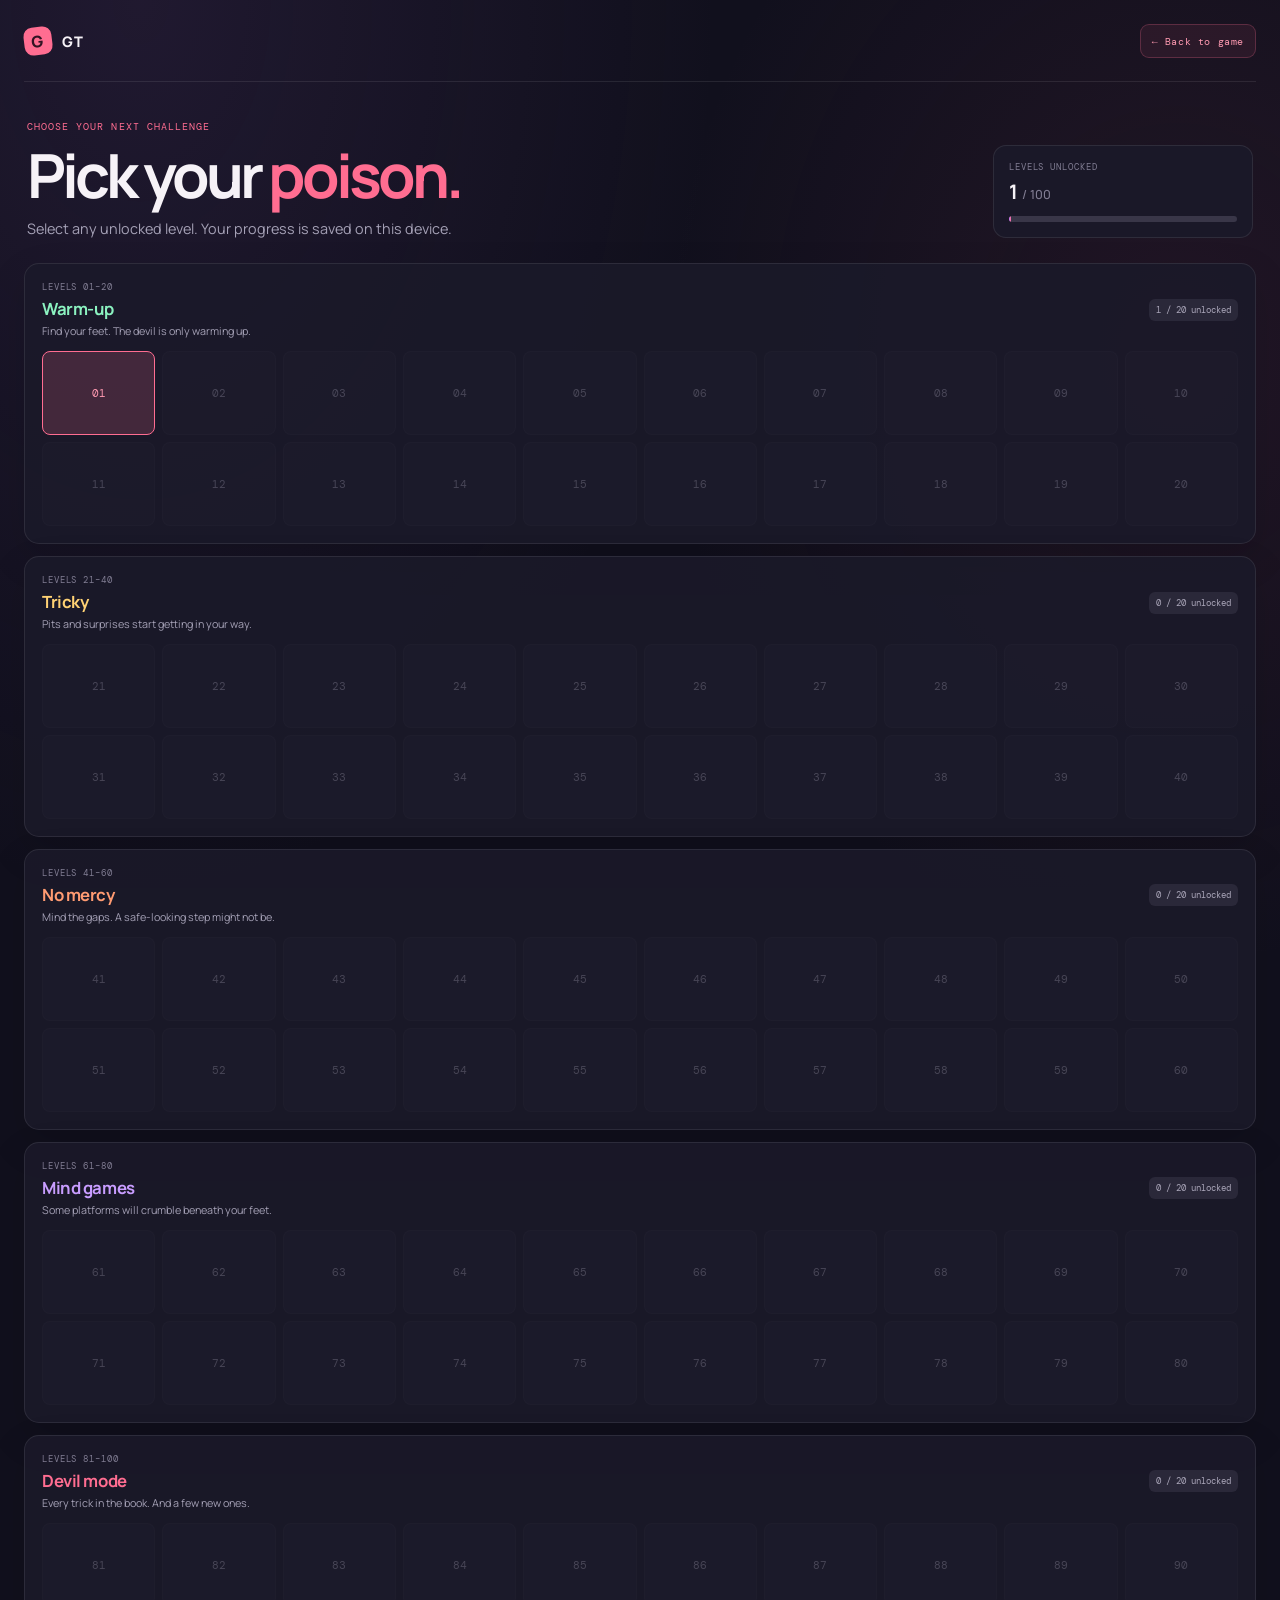
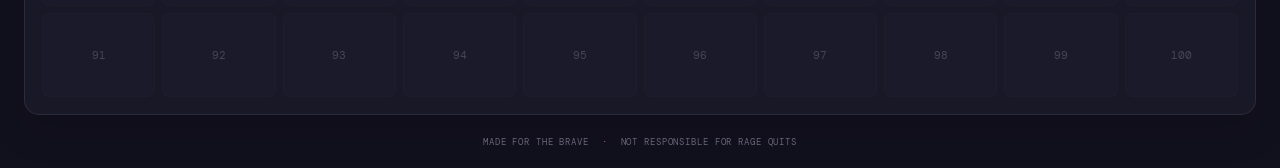
<file: level-select.html>
<!doctype html>
<html lang="en">
  <head>
    <meta charset="UTF-8" />
    <meta name="viewport" content="width=device-width, initial-scale=1" />
    <meta name="theme-color" content="#11101d" />
    <meta
      name="description"
      content="Choose from your unlocked GT platforming levels."
    />
    <title>Choose a Level — GT</title>
    <link rel="manifest" href="manifest.webmanifest" />
    <link rel="icon" href="icons/gt-icon.svg" type="image/svg+xml" />
    <link rel="apple-touch-icon" href="icons/apple-touch-icon.png" />
    <link rel="stylesheet" href="style.css?v=8" />
  </head>
  <body>
    <main class="app level-select-page">
      <header class="topbar">
        <a class="brand" href="index.html" aria-label="GT home">
          <span class="brand-mark" aria-hidden="true">G</span>
          <span>GT</span>
        </a>
        <a class="back-link" id="backToGame" href="index.html">← Back to game</a>
        <button class="install-app-button" id="installAppButton" type="button" hidden>INSTALL APP</button>
      </header>

      <section class="selector-intro">
        <div>
          <p class="eyebrow">Choose your next challenge</p>
          <h1>Pick your <span>poison.</span></h1>
          <p class="intro-copy">Select any unlocked level. Your progress is saved on this device.</p>
        </div>
        <div class="selector-progress">
          <span class="toolbar-label">LEVELS UNLOCKED</span>
          <strong id="unlockedCount">1 <span>/ 100</span></strong>
          <div class="mini-progress"><div id="unlockedProgress"></div></div>
        </div>
      </section>

      <div class="chapter-list" id="chapterList" aria-label="Level selection by chapter"></div>

      <footer class="page-footer">MADE FOR THE BRAVE <span>·</span> NOT RESPONSIBLE FOR RAGE QUITS</footer>
    </main>
    <script src="level-select.js?v=3"></script>
    <script src="pwa.js?v=1"></script>
  </body>
</html>
</file>
<file: style.css>
@import url("https://fonts.googleapis.com/css2?family=DM+Mono:wght@400;500&family=Manrope:wght@400;500;600;700;800&display=swap");

:root {
  color-scheme: dark;
  font-family: "Manrope", "Segoe UI", sans-serif;
  color: #f6f2f7;
  background: #11101d;
  font-synthesis: none;
  text-rendering: optimizeLegibility;
  --bg: #11101d;
  --panel: #1b1a29;
  --panel-raised: #211f31;
  --line: rgba(255, 255, 255, 0.085);
  --muted: #a5a1b6;
  --pink: #ff6d91;
  --yellow: #ffd274;
  --green: #8bf2c0;
  --game-screen-size: 100%;
}

* {
  box-sizing: border-box;
}

html {
  overflow-x: clip;
}

body {
  min-width: 0;
  min-height: 100vh;
  margin: 0;
  background:
    radial-gradient(ellipse at 11% 0%, rgba(91, 60, 122, 0.2), transparent 36rem),
    radial-gradient(ellipse at 92% 20%, rgba(135, 55, 84, 0.14), transparent 32rem),
    var(--bg);
}

button,
a {
  color: inherit;
  font: inherit;
}

button:focus-visible,
a:focus-visible {
  outline: 2px solid var(--yellow);
  outline-offset: 3px;
}

.app {
  width: min(1340px, calc(100% - 48px));
  margin: 0 auto;
  padding: 24px 0 20px;
}

.topbar {
  display: flex;
  align-items: center;
  justify-content: space-between;
  padding-bottom: 23px;
  border-bottom: 1px solid var(--line);
}

.brand {
  display: inline-flex;
  align-items: center;
  gap: 10px;
  text-decoration: none;
  font-size: 0.91rem;
  font-weight: 800;
  letter-spacing: 0.08em;
}

.brand-mark {
  display: grid;
  width: 28px;
  height: 28px;
  place-items: center;
  border-radius: 9px;
  background: var(--pink);
  color: #321323;
  font-size: 1rem;
  transform: rotate(-7deg);
}

.brand-light {
  color: #aaa6b8;
  font-weight: 500;
}

.topbar-note,
.eyebrow,
.toolbar-label,
.page-footer {
  font-family: "DM Mono", Consolas, monospace;
  letter-spacing: 0.1em;
  text-transform: uppercase;
}

.topbar-note {
  display: flex;
  align-items: center;
  gap: 9px;
  color: #aaa6b8;
  font-size: 0.66rem;
}

.install-app-button {
  min-height: 36px;
  padding: 0 12px;
  border: 1px solid rgba(255, 210, 116, 0.36);
  border-radius: 9px;
  background: rgba(255, 210, 116, 0.1);
  color: var(--yellow);
  cursor: pointer;
  font-family: "DM Mono", Consolas, monospace;
  font-size: 0.65rem;
  letter-spacing: 0.06em;
}

.install-app-button[hidden] {
  display: none;
}

.live-dot,
.chapter-dot,
.message-dot {
  width: 7px;
  height: 7px;
  border-radius: 50%;
  background: var(--green);
  box-shadow: 0 0 12px rgba(139, 242, 192, 0.6);
}

.intro {
  display: flex;
  align-items: center;
  justify-content: space-between;
  gap: 24px;
  padding: 30px 3px 27px;
}

.eyebrow {
  margin: 0 0 12px;
  color: var(--pink);
  font-size: 0.65rem;
}

h1 {
  margin: 0;
  font-size: clamp(2rem, 4.3vw, 3.55rem);
  line-height: 0.99;
  letter-spacing: -0.065em;
}

h1 span {
  color: var(--pink);
}

.intro-copy {
  max-width: 480px;
  margin: 14px 0 0;
  color: var(--muted);
  font-size: 0.9rem;
}

.intro-play-button {
  display: none;
}

.intro-badge {
  display: grid;
  width: 100px;
  height: 100px;
  flex: 0 0 auto;
  align-content: center;
  justify-items: center;
  border: 1px solid rgba(255, 210, 116, 0.3);
  border-radius: 50%;
  background: rgba(255, 210, 116, 0.055);
  box-shadow: inset 0 0 25px rgba(255, 210, 116, 0.035);
  transform: rotate(8deg);
}

.intro-badge span {
  color: var(--yellow);
  font-size: 2rem;
  font-weight: 800;
  letter-spacing: -0.08em;
  line-height: 1;
}

.intro-badge small {
  margin-top: 4px;
  color: #c6b994;
  font-family: "DM Mono", Consolas, monospace;
  font-size: 0.55rem;
  letter-spacing: 0.15em;
}

.game-layout {
  display: grid;
  grid-template-columns: minmax(0, 1fr) 300px;
  align-items: start;
  gap: 16px;
}

.game-panel,
.progress-card,
.levels-card {
  border: 1px solid var(--line);
  border-radius: 17px;
  background: rgba(27, 26, 41, 0.88);
  box-shadow: 0 18px 50px rgba(0, 0, 0, 0.17);
}

.game-panel {
  min-width: 0;
  padding: 17px;
}

.game-toolbar,
.card-heading,
.levels-heading {
  display: flex;
  align-items: center;
  justify-content: space-between;
  gap: 12px;
}

.toolbar-label {
  display: block;
  color: #817d93;
  font-size: 0.56rem;
}

.game-toolbar h2,
.card-heading h2,
.levels-heading h2 {
  margin: 5px 0 0;
  font-size: 1.02rem;
  font-weight: 800;
  letter-spacing: -0.025em;
}

.game-toolbar h2 span,
.card-heading h2 span {
  color: #817d93;
  font-size: 0.75rem;
  font-weight: 500;
}

.toolbar-actions {
  display: flex;
  align-items: center;
  gap: 7px;
}

.mobile-only-button {
  display: none !important;
}

.level-select-link,
.back-link {
  display: inline-flex;
  align-items: center;
  justify-content: center;
  min-height: 34px;
  padding: 0 11px;
  border: 1px solid rgba(255, 109, 145, 0.24);
  border-radius: 9px;
  background: rgba(255, 109, 145, 0.08);
  color: #ff9ab1;
  font-family: "DM Mono", Consolas, monospace;
  font-size: 0.62rem;
  letter-spacing: 0.06em;
  text-decoration: none;
  transition: background 140ms ease, border-color 140ms ease;
}

.ai-button {
  display: inline-flex;
  align-items: center;
  gap: 4px;
  min-height: 34px;
  padding: 0 10px;
  border: 1px solid rgba(184, 122, 255, 0.28);
  border-radius: 9px;
  background: rgba(184, 122, 255, 0.09);
  color: #d9baff;
  cursor: pointer;
  font-family: "DM Mono", Consolas, monospace;
  font-size: 0.66rem;
  letter-spacing: 0.04em;
  transition: background 140ms ease, border-color 140ms ease, color 140ms ease;
}

.ai-button:hover {
  border-color: rgba(184, 122, 255, 0.5);
  background: rgba(184, 122, 255, 0.16);
}

.ai-button.is-active {
  border-color: rgba(139, 242, 192, 0.4);
  background: rgba(139, 242, 192, 0.12);
  color: var(--green);
}

.level-select-link:hover,
.back-link:hover {
  border-color: rgba(255, 109, 145, 0.48);
  background: rgba(255, 109, 145, 0.16);
}

.coin-wallet {
  display: flex;
  min-width: 55px;
  height: 34px;
  align-items: center;
  justify-content: center;
  gap: 7px;
  padding: 0 10px;
  border: 1px solid rgba(255, 210, 116, 0.18);
  border-radius: 10px;
  background: rgba(255, 210, 116, 0.075);
  color: #ffe0a0;
  font-family: "DM Mono", Consolas, monospace;
  font-size: 0.73rem;
}

.coin-wallet span {
  color: var(--yellow);
  font-size: 0.78rem;
  text-shadow: 0 0 9px rgba(255, 210, 116, 0.75);
}

.coin-wallet strong {
  font-weight: 500;
}

.icon-button {
  display: grid;
  width: 34px;
  height: 34px;
  place-items: center;
  border: 1px solid var(--line);
  border-radius: 10px;
  background: #252336;
  color: #c4c0d1;
  cursor: pointer;
  font-size: 1.1rem;
  transition: background 140ms ease, color 140ms ease, transform 140ms ease;
}

.icon-button:hover {
  background: #343147;
  color: white;
  transform: translateY(-1px);
}

.progress-track,
.mini-progress {
  height: 4px;
  overflow: hidden;
  border-radius: 9px;
  background: #393648;
}

.progress-track {
  margin: 14px 0 12px;
}

.progress-fill,
.mini-progress div {
  width: 1%;
  height: 100%;
  border-radius: inherit;
  background: linear-gradient(90deg, var(--pink), #ffa178);
  transition: width 220ms ease;
}

.stage-wrap {
  position: relative;
  display: flex;
  align-items: center;
  justify-content: safe center;
  overflow: auto;
  max-height: 72vh;
  border: 1px solid rgba(255, 255, 255, 0.085);
  border-radius: 12px;
  background: #191b2b;
  touch-action: pan-x pan-y;
  scrollbar-color: #6d687e #292738;
  scrollbar-width: thin;
}

.stage-wrap.is-large-screen {
  position: relative;
}

canvas {
  display: block;
  flex: 0 0 auto;
  width: var(--game-screen-size);
  max-width: none;
  height: auto;
  aspect-ratio: 16 / 9;
}

.stage-wrap:fullscreen {
  display: grid;
  width: 100vw;
  height: 100vh;
  max-height: none;
  place-items: center;
  overflow: hidden;
  border: 0;
  border-radius: 0;
  background: #171622;
}

.stage-wrap:fullscreen canvas {
  width: min(100vw, calc(100vh * 16 / 9));
  max-height: 100vh;
}

.stage-fullscreen-button {
  display: none;
}

.stage-level-select-link {
  display: none;
}

.stage-wrap.is-large-screen .stage-level-select-link,
.stage-wrap:fullscreen .stage-level-select-link,
.stage-wrap.is-fullscreen .stage-level-select-link {
  position: absolute;
  z-index: 3;
  top: max(12px, env(safe-area-inset-top));
  left: max(12px, env(safe-area-inset-left));
  display: inline-flex;
  min-height: 40px;
  background: rgba(34, 29, 48, 0.9);
  backdrop-filter: blur(8px);
}

.stage-wrap:fullscreen .stage-fullscreen-button,
.stage-wrap.is-fullscreen .stage-fullscreen-button {
  position: absolute;
  z-index: 2;
  top: max(12px, env(safe-area-inset-top));
  right: max(12px, env(safe-area-inset-right));
  display: grid;
}

.stage-wrap.is-fullscreen {
  position: fixed;
  z-index: 1000;
  inset: 0;
  display: grid;
  width: 100vw;
  height: 100vh;
  height: 100dvh;
  max-height: none;
  place-items: center;
  overflow: hidden;
  border: 0;
  border-radius: 0;
  background: #171622;
}

.stage-wrap.is-fullscreen canvas {
  width: min(100vw, calc(100vh * 16 / 9));
  width: min(100vw, calc(100dvh * 16 / 9));
  max-height: 100vh;
  max-height: 100dvh;
}

.stage-mobile-controls {
  display: none;
}

.game-fullscreen-fallback {
  overflow: hidden;
}

.screen-size-control {
  display: inline-flex;
  align-items: center;
  gap: 6px;
  color: #a5a1b6;
  font-family: "DM Mono", Consolas, monospace;
  font-size: 0.57rem;
  letter-spacing: 0.05em;
}

.screen-size-control input {
  width: 66px;
  height: 20px;
  margin: 0;
  accent-color: var(--pink);
  cursor: pointer;
}

.screen-size-label {
  min-width: 31px;
  color: #d4cfdf;
  text-align: center;
}

.stage-message {
  display: flex;
  align-items: center;
  gap: 8px;
  max-width: 100%;
  margin-top: 10px;
  padding: 8px 11px;
  border: 1px solid rgba(255, 255, 255, 0.09);
  border-radius: 9px;
  background: rgba(18, 17, 29, 0.84);
  color: #e4e0eb;
  font-size: 0.72rem;
  backdrop-filter: blur(8px);
}

.stage-message.is-hidden {
  display: none;
}

.mobile-controls {
  display: none;
}

.mobile-direction-controls {
  display: flex;
  gap: 10px;
}

.mobile-control-button {
  display: grid;
  width: clamp(58px, 17vw, 72px);
  height: 56px;
  place-items: center;
  border: 1px solid rgba(226, 221, 239, 0.18);
  border-radius: 15px;
  background: linear-gradient(145deg, #343146, #252335);
  box-shadow: 0 4px 0 rgba(9, 8, 15, 0.42), inset 0 1px rgba(255, 255, 255, 0.055);
  color: #f3eef9;
  cursor: pointer;
  font-size: 1.65rem;
  font-weight: 800;
  touch-action: none;
  user-select: none;
  -webkit-user-select: none;
  -webkit-tap-highlight-color: transparent;
}

.mobile-control-button:active {
  transform: translateY(2px);
  border-color: rgba(139, 242, 192, 0.38);
  background: #35443e;
  box-shadow: 0 2px 0 rgba(9, 8, 15, 0.42);
}

.mobile-jump-button {
  width: clamp(98px, 29vw, 128px);
  border-color: rgba(255, 109, 145, 0.35);
  background: linear-gradient(145deg, #63394f, #392638);
  color: #ffcada;
  font-family: "DM Mono", Consolas, monospace;
  font-size: 0.77rem;
  letter-spacing: 0.14em;
}

.leaderboard-card {
  margin-top: 12px;
  padding: 15px;
  border: 1px solid rgba(255, 210, 116, 0.17);
  border-radius: 12px;
  background: linear-gradient(125deg, rgba(255, 210, 116, 0.055), rgba(255, 109, 145, 0.035));
}

.leaderboard-card[hidden] {
  display: none;
}

.leaderboard-heading {
  display: flex;
  align-items: center;
  justify-content: space-between;
  gap: 12px;
}

.leaderboard-heading h2 {
  margin: 5px 0 0;
  font-size: 0.96rem;
}

.leaderboard-score {
  padding: 6px 9px;
  border: 1px solid rgba(255, 210, 116, 0.16);
  border-radius: 8px;
  background: rgba(255, 210, 116, 0.075);
  color: var(--yellow);
  font-family: "DM Mono", Consolas, monospace;
  font-size: 0.67rem;
}

.leaderboard-status {
  margin: 10px 0;
  color: var(--muted);
  font-size: 0.68rem;
}

.leaderboard-list {
  display: grid;
  gap: 5px;
  margin: 0;
  padding: 0;
  list-style: none;
}

.leaderboard-list li {
  display: grid;
  grid-template-columns: 28px minmax(0, 1fr) auto;
  align-items: center;
  gap: 8px;
  padding: 7px 9px;
  border: 1px solid transparent;
  border-radius: 7px;
  background: rgba(15, 14, 25, 0.3);
  font-size: 0.68rem;
}

.leaderboard-list li.is-you {
  border-color: rgba(139, 242, 192, 0.22);
  background: rgba(139, 242, 192, 0.07);
}

.leaderboard-rank {
  color: var(--yellow);
  font-family: "DM Mono", Consolas, monospace;
  font-size: 0.62rem;
}

.leaderboard-player {
  overflow: hidden;
  color: #e9e5ef;
  text-overflow: ellipsis;
  white-space: nowrap;
}

.leaderboard-result {
  color: #aaa6b9;
  font-family: "DM Mono", Consolas, monospace;
  font-size: 0.6rem;
  white-space: nowrap;
}

.message-dot {
  width: 6px;
  height: 6px;
  flex: 0 0 auto;
  background: var(--yellow);
  box-shadow: 0 0 10px rgba(255, 210, 116, 0.6);
}

.side-panel {
  display: grid;
  gap: 12px;
}

.progress-card,
.levels-card {
  padding: 16px;
}

.trophy {
  display: grid;
  width: 35px;
  height: 35px;
  place-items: center;
  border: 1px solid rgba(255, 210, 116, 0.18);
  border-radius: 11px;
  background: rgba(255, 210, 116, 0.08);
  color: var(--yellow);
  font-size: 1.2rem;
}

.muted-copy {
  margin: 13px 0 8px;
  color: var(--muted);
  font-size: 0.68rem;
}

.mini-progress {
  height: 5px;
}

.mini-progress div {
  background: linear-gradient(90deg, #b87aff, var(--pink));
}

.chapter-label {
  display: flex;
  align-items: center;
  gap: 7px;
  margin-top: 13px;
  color: #d6d2df;
  font-size: 0.67rem;
}

.chapter-dot {
  width: 6px;
  height: 6px;
  background: var(--pink);
  box-shadow: 0 0 10px rgba(255, 109, 145, 0.5);
}

.chapter-label span:last-child {
  margin-left: auto;
  color: #858196;
  font-family: "DM Mono", Consolas, monospace;
  font-size: 0.58rem;
}

.levels-heading {
  align-items: end;
}

.levels-heading h2 {
  font-size: 0.91rem;
}

.level-count {
  padding: 5px 7px;
  border-radius: 6px;
  background: #2a2839;
  color: #aaa6b9;
  font-family: "DM Mono", Consolas, monospace;
  font-size: 0.57rem;
}

.level-grid {
  display: grid;
  grid-template-columns: repeat(10, minmax(0, 1fr));
  gap: 5px;
  max-height: 191px;
  overflow-y: auto;
  margin-top: 14px;
  padding: 1px 3px 3px 1px;
  scrollbar-color: #4b465e transparent;
  scrollbar-width: thin;
}

.level-button {
  display: grid;
  min-width: 0;
  aspect-ratio: 1;
  place-items: center;
  padding: 0;
  border: 1px solid transparent;
  border-radius: 7px;
  background: #292738;
  color: #9995a9;
  cursor: pointer;
  font-family: "DM Mono", Consolas, monospace;
  font-size: 0.57rem;
  text-decoration: none;
  transition: 140ms ease;
}

.level-button:not(:disabled):hover {
  border-color: rgba(255, 255, 255, 0.2);
  background: #3a364e;
  color: #fff;
}

.level-button.is-current {
  border-color: var(--pink);
  background: rgba(255, 109, 145, 0.18);
  color: #ff9ab1;
}

.level-button.is-complete {
  background: rgba(139, 242, 192, 0.12);
  color: var(--green);
}

.level-button:disabled {
  cursor: not-allowed;
  opacity: 0.36;
}

.difficulty-note {
  display: flex;
  align-items: center;
  gap: 11px;
  padding: 13px 15px;
  border: 1px solid rgba(184, 122, 255, 0.16);
  border-radius: 13px;
  background: rgba(138, 89, 193, 0.08);
}

.difficulty-icon {
  display: grid;
  width: 28px;
  height: 28px;
  flex: 0 0 auto;
  place-items: center;
  border-radius: 8px;
  background: rgba(184, 122, 255, 0.12);
  color: #c89dff;
}

.difficulty-note p {
  margin: 0;
  color: #a9a4b9;
  font-size: 0.62rem;
  line-height: 1.65;
}

.difficulty-note strong {
  color: #e6d8fa;
  font-weight: 700;
}

.page-footer {
  padding: 21px 0 0;
  color: #686579;
  font-size: 0.55rem;
  text-align: center;
}

.page-footer span {
  padding: 0 7px;
  color: var(--pink);
}

.selector-intro {
  display: flex;
  align-items: end;
  justify-content: space-between;
  gap: 24px;
  padding: 38px 3px 25px;
}

.selector-intro h1 {
  font-size: clamp(2.2rem, 5vw, 3.8rem);
}

.selector-intro h1 span {
  color: var(--pink);
}

.selector-progress {
  width: min(260px, 38%);
  flex: 0 0 auto;
  padding: 15px;
  border: 1px solid var(--line);
  border-radius: 13px;
  background: rgba(27, 26, 41, 0.88);
}

.selector-progress strong {
  display: block;
  margin: 5px 0 11px;
  font-size: 1.25rem;
}

.selector-progress strong span {
  color: #817d93;
  font-size: 0.78rem;
  font-weight: 500;
}

.selector-progress .mini-progress {
  height: 6px;
}

.chapter-list {
  display: grid;
  gap: 12px;
}

.chapter-card {
  padding: 17px;
  border: 1px solid var(--line);
  border-radius: 15px;
  background: rgba(27, 26, 41, 0.88);
  box-shadow: 0 15px 40px rgba(0, 0, 0, 0.12);
}

.chapter-card-heading {
  display: flex;
  align-items: center;
  justify-content: space-between;
  gap: 15px;
  margin-bottom: 13px;
}

.chapter-card-title h2 {
  margin: 4px 0;
  font-size: 1.05rem;
  letter-spacing: -0.025em;
}

.chapter-card-title p {
  margin: 0;
  color: var(--muted);
  font-size: 0.67rem;
}

.chapter-levels {
  display: grid;
  grid-template-columns: repeat(10, minmax(0, 1fr));
  gap: 7px;
}

.chapter-levels .level-button {
  width: 100%;
  aspect-ratio: 1.35;
  border-radius: 8px;
  font-size: 0.67rem;
}

.chapter-levels .level-button:disabled {
  border: 1px solid rgba(255, 255, 255, 0.035);
  background: rgba(41, 39, 56, 0.58);
}

@media (min-width: 1500px) {
  .game-layout {
    grid-template-columns: minmax(0, 1fr) 320px;
  }
}

@media (max-width: 900px) {
  .game-layout {
    grid-template-columns: minmax(0, 1fr) 260px;
    gap: 12px;
  }

  .game-panel {
    padding: 12px;
  }

  .progress-card,
  .levels-card {
    padding: 13px;
  }
}

@media (max-width: 700px) {
  .app {
    width: min(100% - 24px, 560px);
    padding-top: 13px;
  }

  .topbar {
    padding-bottom: 16px;
  }

  .topbar-note {
    font-size: 0.56rem;
  }

  .install-app-button {
    min-height: 32px;
    padding: 0 8px;
    font-size: 0.56rem;
  }

  .intro {
    padding: 24px 2px 20px;
  }

  .intro-copy {
    max-width: 340px;
    font-size: 0.78rem;
  }

  .intro-play-button {
    display: inline-flex;
    align-items: center;
    gap: 9px;
    min-height: 42px;
    margin-top: 14px;
    padding: 0 14px;
    border: 1px solid rgba(255, 109, 145, 0.32);
    border-radius: 10px;
    background: rgba(255, 109, 145, 0.1);
    color: #ff9ab1;
    font-family: "DM Mono", Consolas, monospace;
    font-size: 0.68rem;
    letter-spacing: 0.06em;
    text-decoration: none;
  }

  .intro-play-button span {
    font-size: 1rem;
  }

  .selector-intro {
    align-items: flex-start;
    padding: 27px 2px 20px;
  }

  .selector-progress {
    width: 145px;
    padding: 11px;
  }

  .chapter-card {
    padding: 13px;
  }

  .chapter-levels {
    gap: 5px;
  }

  .chapter-levels .level-button {
    aspect-ratio: 1;
    border-radius: 6px;
    font-size: 0.59rem;
  }

  .intro-badge {
    width: 70px;
    height: 70px;
  }

  .intro-badge span {
    font-size: 1.5rem;
  }

  .intro-badge small {
    font-size: 0.44rem;
  }

  .game-layout {
    grid-template-columns: 1fr;
  }

  .mobile-controls {
    display: flex;
    min-height: 76px;
    align-items: center;
    justify-content: space-between;
    gap: 14px;
    padding: 12px 2px 1px;
    touch-action: none;
    user-select: none;
    -webkit-user-select: none;
  }

  .side-panel {
    grid-template-columns: 1fr;
  }

  .level-grid {
    max-height: 184px;
  }

}

@media (max-width: 700px), (hover: none) and (pointer: coarse) {
  .mobile-only-button {
    display: grid !important;
  }

  .mobile-controls {
    display: flex;
    min-height: 76px;
    align-items: center;
    justify-content: space-between;
    gap: 14px;
    padding: 12px 2px 1px;
    touch-action: none;
    user-select: none;
    -webkit-user-select: none;
  }

  .stage-wrap.is-large-screen .stage-mobile-controls,
  .stage-wrap:fullscreen .stage-mobile-controls,
  .stage-wrap.is-fullscreen .stage-mobile-controls {
    position: absolute;
    z-index: 2;
    right: max(8px, env(safe-area-inset-right));
    bottom: max(8px, env(safe-area-inset-bottom));
    left: max(8px, env(safe-area-inset-left));
    display: flex;
    align-items: center;
    justify-content: space-between;
    gap: 8px;
    padding: 7px;
    border: 1px solid rgba(255, 255, 255, 0.14);
    border-radius: 15px;
    background: rgba(17, 16, 29, 0.82);
    backdrop-filter: blur(8px);
    touch-action: none;
  }

  .stage-mobile-controls .mobile-direction-controls {
    gap: 5px;
  }

  .stage-mobile-controls .mobile-control-button {
    width: clamp(40px, 12vw, 54px);
    height: 42px;
    border-radius: 11px;
    font-size: 1.3rem;
  }

  .stage-mobile-controls .mobile-jump-button {
    width: clamp(64px, 19vw, 82px);
    font-size: 0.62rem;
  }

  .stage-mobile-controls .stage-ai-button {
    min-height: 42px;
    padding: 0 9px;
    font-size: 0.62rem;
  }

  .stage-mobile-controls .stage-ai-button span {
    display: inline;
  }
}

@media (max-width: 700px), (hover: none) and (pointer: coarse) {
  .stage-wrap:fullscreen,
  .stage-wrap.is-fullscreen {
    grid-template-rows: minmax(0, 1fr) auto;
  }

  .stage-wrap:fullscreen canvas,
  .stage-wrap.is-fullscreen canvas {
    grid-row: 1;
    width: min(100vw, calc((100dvh - 76px) * 16 / 9));
    max-height: calc(100dvh - 76px);
  }

  .stage-wrap:fullscreen .stage-mobile-controls,
  .stage-wrap.is-fullscreen .stage-mobile-controls {
    position: static;
    grid-row: 2;
    width: min(460px, calc(100vw - 16px));
    margin: 0 8px max(8px, env(safe-area-inset-bottom));
  }
}

@media (max-width: 430px) {
  .app {
    width: calc(100% - 32px);
  }

  .game-toolbar {
    flex-wrap: wrap;
  }

  .toolbar-actions {
    flex-wrap: wrap;
    justify-content: flex-end;
    gap: 5px;
  }

  .screen-size-control {
    gap: 4px;
  }

  .screen-size-control input {
    width: 56px;
  }

  .level-select-link,
  .ai-button {
    padding: 0 8px;
  }

  .ai-button span {
    display: none;
  }

  .coin-wallet {
    min-width: 48px;
    padding: 0 7px;
  }

  h1 {
    font-size: 2rem;
  }

  .intro-badge {
    width: 60px;
    height: 60px;
  }

  .selector-intro {
    flex-direction: column;
    gap: 16px;
  }

  .selector-progress {
    width: 100%;
  }

  .chapter-card-heading {
    align-items: flex-start;
  }

  .chapter-card-title p {
    max-width: 220px;
    line-height: 1.5;
  }

}

@media (max-width: 360px) {
  .intro-badge {
    display: none;
  }

  .topbar-note {
    font-size: 0.49rem;
  }
}
</file>
